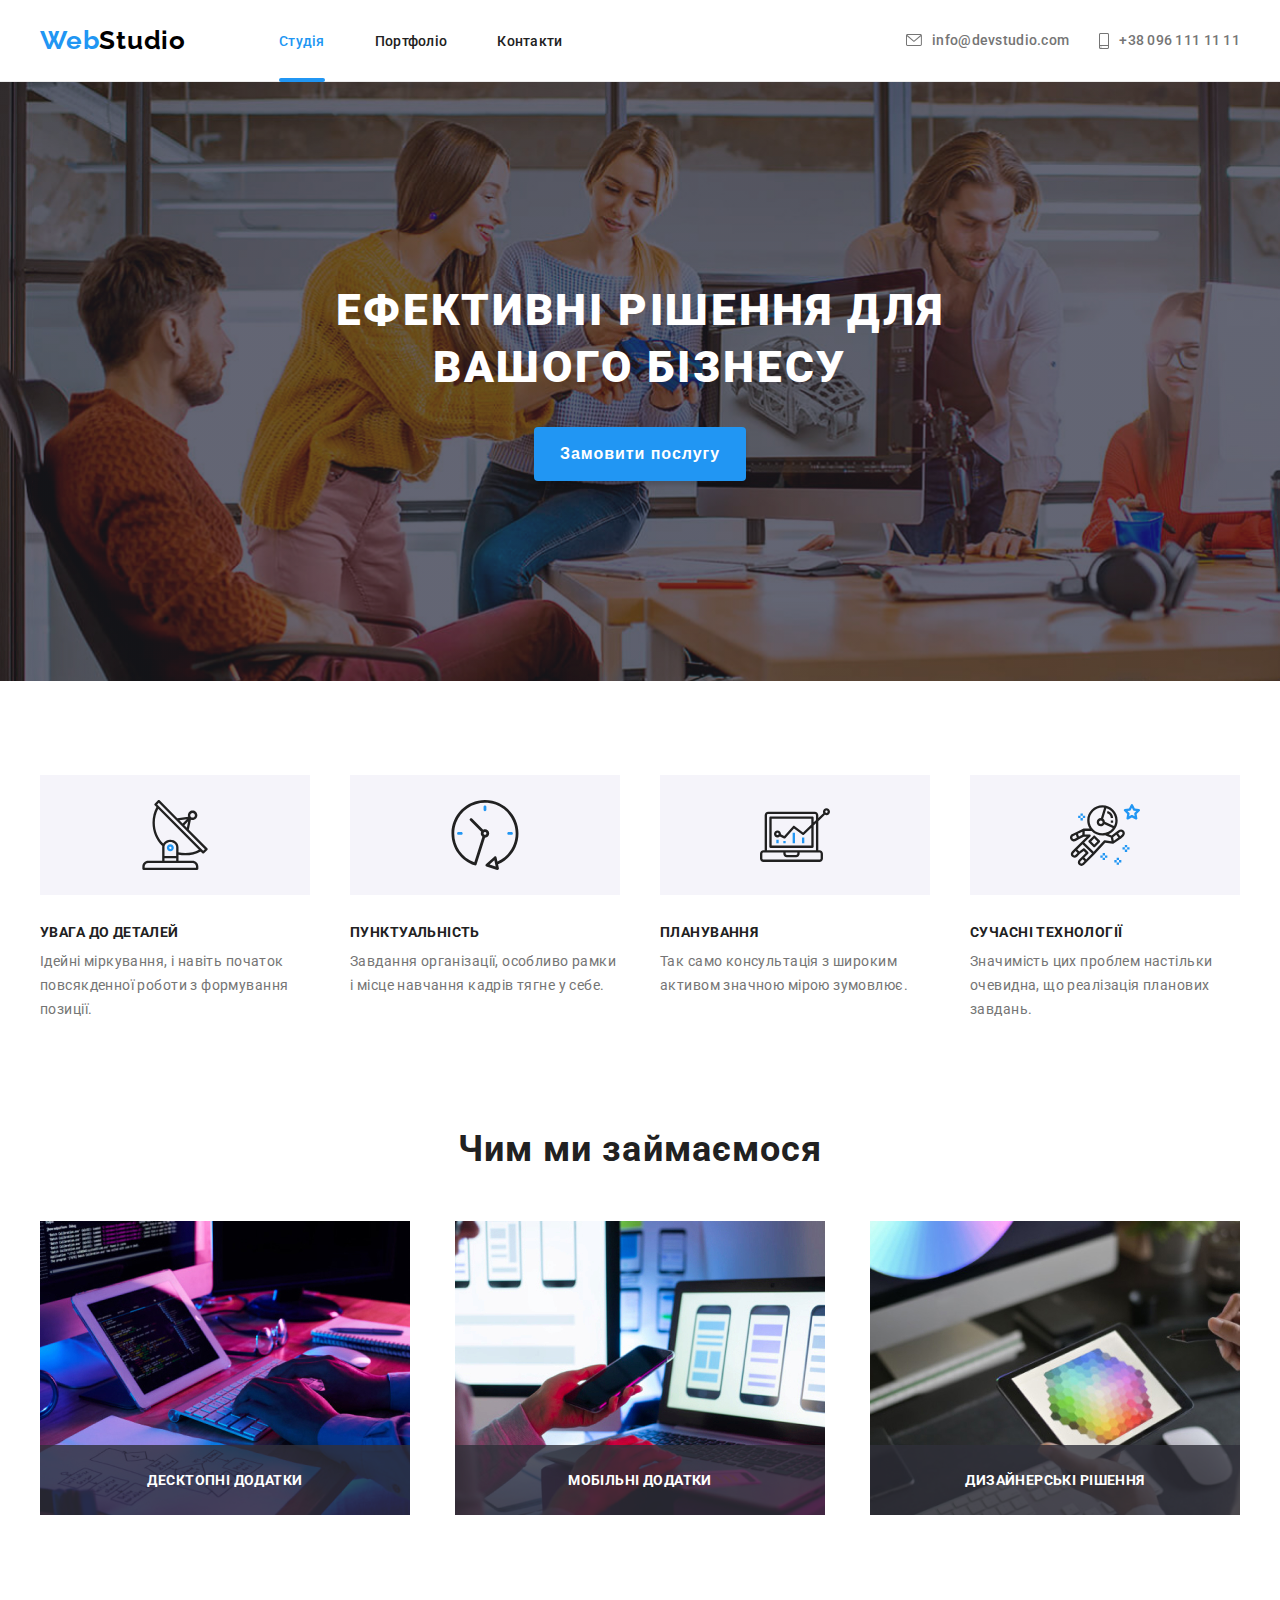
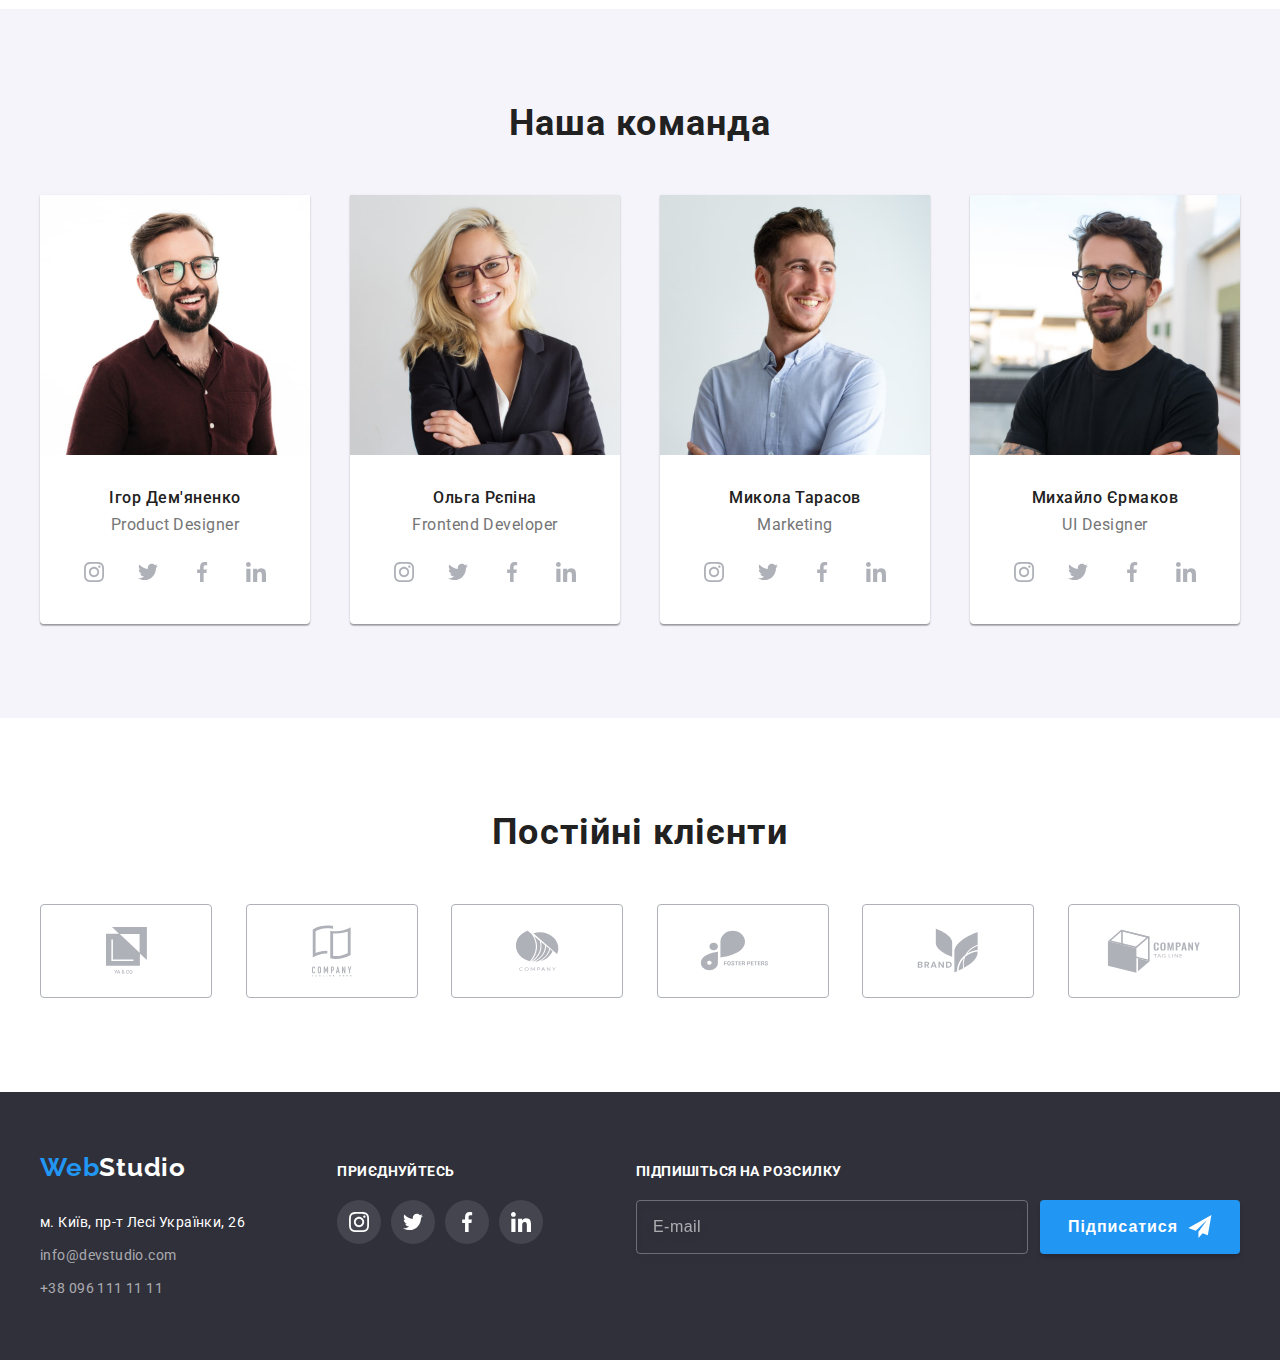
<file: index.html>
<!DOCTYPE html>
<html lang="uk">
  <head>
    <meta charset="UTF-8" />
    <meta http-equiv="X-UA-Compatible" content="IE=edge" />
    <meta name="viewport" content="width=device-width, initial-scale=1.0" />
    <title>Webstudio</title>
    <link rel="preconnect" href="https://fonts.googleapis.com" />
    <link rel="preconnect" href="https://fonts.gstatic.com" crossorigin />
    <link
      href="https://fonts.googleapis.com/css2?family=Raleway:wght@700&family=Roboto:wght@400;500;700;900&display=swap"
      rel="stylesheet"
    />
    <link rel="stylesheet" href="https://cdnjs.cloudflare.com/ajax/libs/modern-normalize/1.1.0/modern-normalize.min.css" integrity="sha512-wpPYUAdjBVSE4KJnH1VR1HeZfpl1ub8YT/NKx4PuQ5NmX2tKuGu6U/JRp5y+Y8XG2tV+wKQpNHVUX03MfMFn9Q==" crossorigin="anonymous" referrerpolicy="no-referrer" />
    <link rel="stylesheet" href="./css/main.min.css" />
  </head>
  <body>
    <header class="header">
      <div class="wrapper">
        <div class="header__content">
          <nav class="nav">
            <a href="./" lang="en" class="header__logo"><span class="logo--append">Web</span>Studio</a>
              <ul class="nav__list">
                <li class="nav__item"><a href="./" class="nav__link--selected">Студія</a></li>
                <li class="nav__item"><a href="./portfolio.html" class="nav__link">Портфоліо</a></li>
                <li class="nav__item"><a href="" class="nav__link">Контакти</a></li>
              </ul>
          </nav>
          <ul class="contacts">
            <li class="contacts__item">
            <a href="mailto:info@devstudio.com" class="contacts__link">
              <svg class="contacts__icon" width="16" height="12">
              <use href="./images/icons.svg#icon-envelope"></use>
            </svg><span>info@devstudio.com</span></a></li>
            <li class="contacts__item">
              <a href="tel:+380961111111" class="contacts__link">
                <svg class="contacts__icon" width="10" height="16">
                <use href="./images/icons.svg#icon-smartphone"></use>
              </svg><span>+38 096 111 11 11</span></a></li>
          </ul>
        </div>
      </div>
    </header>
    <main>
      <section class="hero">
        <h1 class="hero__title">Ефективні рішення для<br> вашого бізнесу</h1>
        <button type="button" class="hero__button" data-modal-open>Замовити послугу</button>
        <div class="backdrop is-hidden" data-modal>
          <div class="modal">
            <button class="modal__close" data-modal-close>
              <svg class="modal__icon-close" width="11" height="11">
                <use href="./images/icons.svg#icon-close"></use>
              </svg>
            </button>
            <div class="modal__form">
              <form action="" name="" autocomplete="off" validate>
                <h1 class="modal__title">Залиште свої дані, ми вам передзвонимо</h1>
                    <label for="user_name" class="modal__label">Ім'я</label>
                    <div class="modal__form-field">
                    <svg width="12" height="12" class="modal__icon">
                      <use href="./images/icons.svg#icon-user"></use>
                    </svg>
                    <input class="modal__input" type="text" name="name" id="user_name" required>
                  </div>
                    <label for="user_tel" class="modal__label">Телефон</label>
                    <div class="modal__form-field">
                      <svg width="12" height="12" class="modal__icon">
                        <use href="./images/icons.svg#icon-tel"></use>
                      </svg>
                    <input class="modal__input" type="tel" name="tel" id="user_tel" required>
                  </div>
                    <label for="user_email" class="modal__label">Пошта</label>
                    <div class="modal__form-field">
                      <svg width="12" height="12" class="modal__icon">
                        <use href="./images/icons.svg#icon-email"></use>
                      </svg>
                    <input type="email" class="modal__input" name="email" id="user_email" required>
                  </div>
                  <label for="user_comment" class="modal__label">Коментар</label>
                  <div class="modal__form-field">
                    <textarea name="comment" class="modal__comment" id="user_comment" placeholder="Введіть текст"></textarea>
                  </div>
                  <div class="modal__check">
                    <label class="modal__check-title">
                      <input type="checkbox" name="agreement" value="agree" class="modal__agreement">
                      <svg width="11" height="8" class="modal__check-icon">
                      </svg>
                      Погоджуюся з розсилкою та приймаю <a href="" class="modal__check-link">Умови договору</a>
                    </label>
                    <button type="submit" class="modal__send">Відправити</button>
                  </div>
              </form>
            </div>
          </div>
        </div>
      </section>
      <section class="features">
        <div class="wrapper">
          <h2 class="hidden-title">Наші переваги</h2>
        <ul class="features-list">
          <li class="features-list__card">
              <div class="features-list__icon">
                <svg width="70" height="70">
                  <use href="./images/icons.svg#icon-antenna"></use>
                </svg>
              </div>
            <h3 class="features-list__title">УВАГА ДО ДЕТАЛЕЙ</h3>
            <p class="features-list__description">
              Ідейні міркування, і навіть початок повсякденної роботи з
              формування позиції.
            </p>
          </li>
          <li class="features-list__card">
            <div class="features-list__icon">
              <svg width="70" height="70">
                <use href="./images/icons.svg#icon-clock"></use>
              </svg>
            </div>
            <h3 class="features-list__title">ПУНКТУАЛЬНІСТЬ</h3>
            <p class="features-list__description">
              Завдання організації, особливо рамки і місце навчання кадрів тягне
              у себе.
            </p>
          </li>
          <li class="features-list__card">
            <div class="features-list__icon">
              <svg width="70" height="70">
                <use href="./images/icons.svg#icon-diagram"></use>
              </svg>
            </div>
            <h3 class="features-list__title">ПЛАНУВАННЯ</h3>
            <p class="features-list__description">
              Так само консультація з широким активом значною мірою зумовлює.
            </p>
          </li>
          <li class="features-list__card">
            <div class="features-list__icon">
              <svg width="70" height="70">
                <use href="./images/icons.svg#icon-astronaut"></use>
              </svg>
            </div>
            <h3 class="features-list__title">СУЧАСНІ ТЕХНОЛОГІЇ</h3>
            <p class="features-list__description">
              Значимість цих проблем настільки очевидна, що реалізація планових
              завдань.
            </p>
          </li>
        </ul>
        <h2 class="section-title">Чим ми займаємося</h2>
        <ul class="activity">
          <li class="activity__card">
            <img src="./images/box 1.jpg" alt="Написання коду" width="370" />
            <p class="activity__label">Десктопні додатки</p>
          </li>
          <li class="activity__card">
            <img src="./images/box 2.jpg" alt="Веб-програмування" width="370" />
            <p class="activity__label">Мобільні додатки</p>
          </li>
          <li class="activity__card">
            <img src="./images/box 3.jpg" alt="Веб-дизайн" width="370" />
            <p class="activity__label">Дизайнерські рішення</p>
          </li>
        </ul>
        </div>
      </section>
      <section class="team">
        <div class="wrapper">
          <h2 class="section-title">Наша команда</h2>
        <ul class="team__list">
          <li class="team__card">
            <img src="./images/img1.jpg" alt="Ігор Дем'яненко" width="270" />
            <br />
            <div class="team__text">
              <h3 class="team__name">Ігор Дем'яненко</h3>
            <p lang="en" class="team__position">Product Designer</p>
            </div>
            <ul class="social-list">
              <li class="social-list__item">
               <a href="" class="social-list__link--light">
                <svg class="social-list__icon" width="20" height="20">
                  <use href="./images/icons.svg#icon-instagram"></use>
                </svg>
               </a>
              </li>
              <li class="social-list__item">
                <a href="" class="social-list__link--light">
                  <svg class="social-list__icon" width="20" height="20">
                    <use href="./images/icons.svg#icon-twitter"></use>
                  </svg>
                 </a>
              </li>
              <li class="social-list__item">
                <a href="" class="social-list__link--light">
                  <svg class="social-list__icon" width="20" height="20">
                    <use href="./images/icons.svg#icon-facebook"></use>
                  </svg>
                 </a>
              </li>
              <li class="social-list__item">
                <a href="" class="social-list__link--light">
                  <svg class="social-list__icon" width="20" height="20">
                    <use href="./images/icons.svg#icon-linkedin"></use>
                  </svg>
                 </a>
              </li>
            </ul>
          </li>
          <li class="team__card">
            <img src="./images/img2.jpg" alt="Ольга Рєпіна" width="270" />
            <div class="team__text">
              <h3 class="team__name">Ольга Рєпіна</h3>
              <p lang="en" class="team__position">Frontend Developer</p>
            </div>
            <ul class="social-list">
              <li class="social-list__item">
               <a href="" class="social-list__link--light">
                <svg class="social-list__icon" width="20" height="20">
                  <use href="./images/icons.svg#icon-instagram"></use>
                </svg>
               </a>
              </li>
              <li class="social-list__item">
                <a href="" class="social-list__link--light">
                  <svg class="social-list__icon" width="20" height="20">
                    <use href="./images/icons.svg#icon-twitter"></use>
                  </svg>
                 </a>
              </li>
              <li class="social-list__item">
                <a href="" class="social-list__link--light">
                  <svg class="social-list__icon" width="20" height="20">
                    <use href="./images/icons.svg#icon-facebook"></use>
                  </svg>
                 </a>
              </li>
              <li class="social-list__item">
                <a href="" class="social-list__link--light">
                  <svg class="social-list__icon" width="20" height="20">
                    <use href="./images/icons.svg#icon-linkedin"></use>
                  </svg>
                 </a>
              </li>
            </ul>
          </li>
          <li class="team__card">
            <img src="./images/img3.jpg" alt="Микола Тарасов" width="270" />
            <div class="team__text">
              <h3 class="team__name">Микола Тарасов</h3>
              <p lang="en" class="team__position">Marketing</p>
            </div>
            <ul class="social-list">
              <li class="social-list__item">
               <a href="" class="social-list__link--light">
                <svg class="social-list__icon" width="20" height="20">
                  <use href="./images/icons.svg#icon-instagram"></use>
                </svg>
               </a>
              </li>
              <li class="social-list__item">
                <a href="" class="social-list__link--light">
                  <svg class="social-list__icon" width="20" height="20">
                    <use href="./images/icons.svg#icon-twitter"></use>
                  </svg>
                 </a>
              </li>
              <li class="social-list__item">
                <a href="" class="social-list__link--light">
                  <svg class="social-list__icon" width="20" height="20">
                    <use href="./images/icons.svg#icon-facebook"></use>
                  </svg>
                 </a>
              </li>
              <li class="social-list__item">
                <a href="" class="social-list__link--light">
                  <svg class="social-list__icon" width="20" height="20">
                    <use href="./images/icons.svg#icon-linkedin"></use>
                  </svg>
                 </a>
              </li>
            </ul>
          </li>
          <li class="team__card">
            <img src="./images/img4.jpg" alt="Михайло Єрмаков" width="270" />
            <div class="team__text">
              <h3 class="team__name">Михайло Єрмаков</h3>
              <p lang="en" class="team__position">UI Designer</p>
            </div>
            <ul class="social-list">
              <li class="social-list__item">
               <a href="" class="social-list__link--light">
                <svg class="social-list__icon" width="20" height="20">
                  <use href="./images/icons.svg#icon-instagram"></use>
                </svg>
               </a>
              </li>
              <li class="social-list__item">
                <a href="" class="social-list__link--light">
                  <svg class="social-list__icon" width="20" height="20">
                    <use href="./images/icons.svg#icon-twitter"></use>
                  </svg>
                 </a>
              </li>
              <li class="social-list__item">
                <a href="" class="social-list__link--light">
                  <svg class="social-list__icon" width="20" height="20">
                    <use href="./images/icons.svg#icon-facebook"></use>
                  </svg>
                 </a>
              </li>
              <li class="social-list__item">
                <a href="" class="social-list__link--light">
                  <svg class="social-list__icon" width="20" height="20">
                    <use href="./images/icons.svg#icon-linkedin"></use>
                  </svg>
                 </a>
              </li>
            </ul>
          </li>
        </ul>
        </div>
      </section>
      <section class="clients">
        <div class="wrapper">
          <h2 class="section-title">Постійні клієнти</h2>
          <ul class="clients__list">
            <li class="clients__card">
              <a href="" class="clients__link">              
                <svg class="clients__icon" width="41" height="47">
                <use href="./images/icons.svg#icon-company1"></use>
              </svg></a>
            </li>
            <li class="clients__card">
              <a href=""  class="clients__link"> 
                <svg class="clients__icon" width="40" height="52">
                <use href="./images/icons.svg#icon-company2" ></use>
              </svg></a>
            </li>
            <li class="clients__card">
              <a href="" class="clients__link">              
                <svg class="clients__icon" width="44" height="41">
                <use href="./images/icons.svg#icon-company3"></use>
              </svg></a>
            </li>
            <li class="clients__card">
              <a href="" class="clients__link">              
                <svg class="clients__icon" width="85" height="41">
                <use href="./images/icons.svg#icon-company"></use>
              </svg></a>
            </li>
            <li class="clients__card">
              <a href="" class="clients__link">              
                <svg class="clients__icon" width="62" height="45">
                <use href="./images/icons.svg#icon-company5"></use>
              </svg></a>
            </li>
            <li class="clients__card">
              <a href="" class="clients__link">
                <svg class="clients__icon" width="94" height="44">
                  <use href="./images/icons.svg#icon-company6"></use>
                </svg>
              </a>
            </li>
          </ul>
        </div>
      </section>
    </main>
    <footer class="footer">
      <div class="wrapper">
        <div class="footer__content">
          <div class="address">
            <a href="./" lang="en" class="footer__logo"><span class="logo--append">Web</span><span>Studio</span></a>
            <address>
              <ul class="address-list">
                <li class="address-list__item">
                  <a
                    href="https://www.google.com/maps/d/u/0/viewer?mid=10uSM3H-mIU3GznYo2szRIEphczw&hl=en_US&ll=50.42732700000001%2C30.538092&z=17"
                     class="address-list__link">м. Київ, пр-т Лесі Українки, 26</a
                  >
                </li>
                <li class="address-list__item">
                  <a href="mailto:mailto:info@devstudio.com" class="address-list__link">info@devstudio.com</a>
                </li>
                <li class="address-list__item "><a href="tel:+380961111111" class="address-list__link">+38 096 111 11 11</a></li>
              </ul>
            </address>
          </div>
          <div class="social">
            <h3 class="footer__title">приєднуйтесь</h3>
            <ul class="social-list">
              <li class="social-list__item">
                <a href="" class="social-list__link--dark">
                  <svg class="social-list__icon" width="20" height="20">
                    <use href="./images/icons.svg#icon-instagram"></use>
                  </svg>
                </a>
              </li>
              <li class="social-list__item">
                <a href="" class="social-list__link--dark">
                  <svg class="social-list__icon"  width="20" height="20">
                    <use href="./images/icons.svg#icon-twitter"></use>
                  </svg>
                </a>
              </li>
              <li class="social-list__item">
                <a href="" class="social-list__link--dark">                
                  <svg class="social-list__icon" width="20" height="20">
                  <use href="./images/icons.svg#icon-facebook"></use>
                </svg></a>
              </li>
              <li class="social-list__item">
                <a href="" class="social-list__link--dark">
                  <svg class="social-list__icon" width="20" height="20">
                    <use href="./images/icons.svg#icon-linkedin"></use>
                  </svg>
                </a>
              </li>
            </ul>
          </div>
          <div class="subscribe">
            <h3 class="footer__title">Підпишіться на розсилку</h3>
            <form action="" autocomplete="off" name="news" class="subscribe__form">
              <input type="email" name="email" placeholder="E-mail" class="subscribe__input">
              <button type="submit" class="subscribe__button">Підписатися
                <svg width="24" height="24" class="subscribe__icon">
                  <use href="./images/icons.svg#icon-send"></use>
                </svg>
              </button>
            </form>
          </div>
        </div>
      </div>
    </footer>
    <script src="./js/modal.js"></script>
  </body>
</html>
</file>
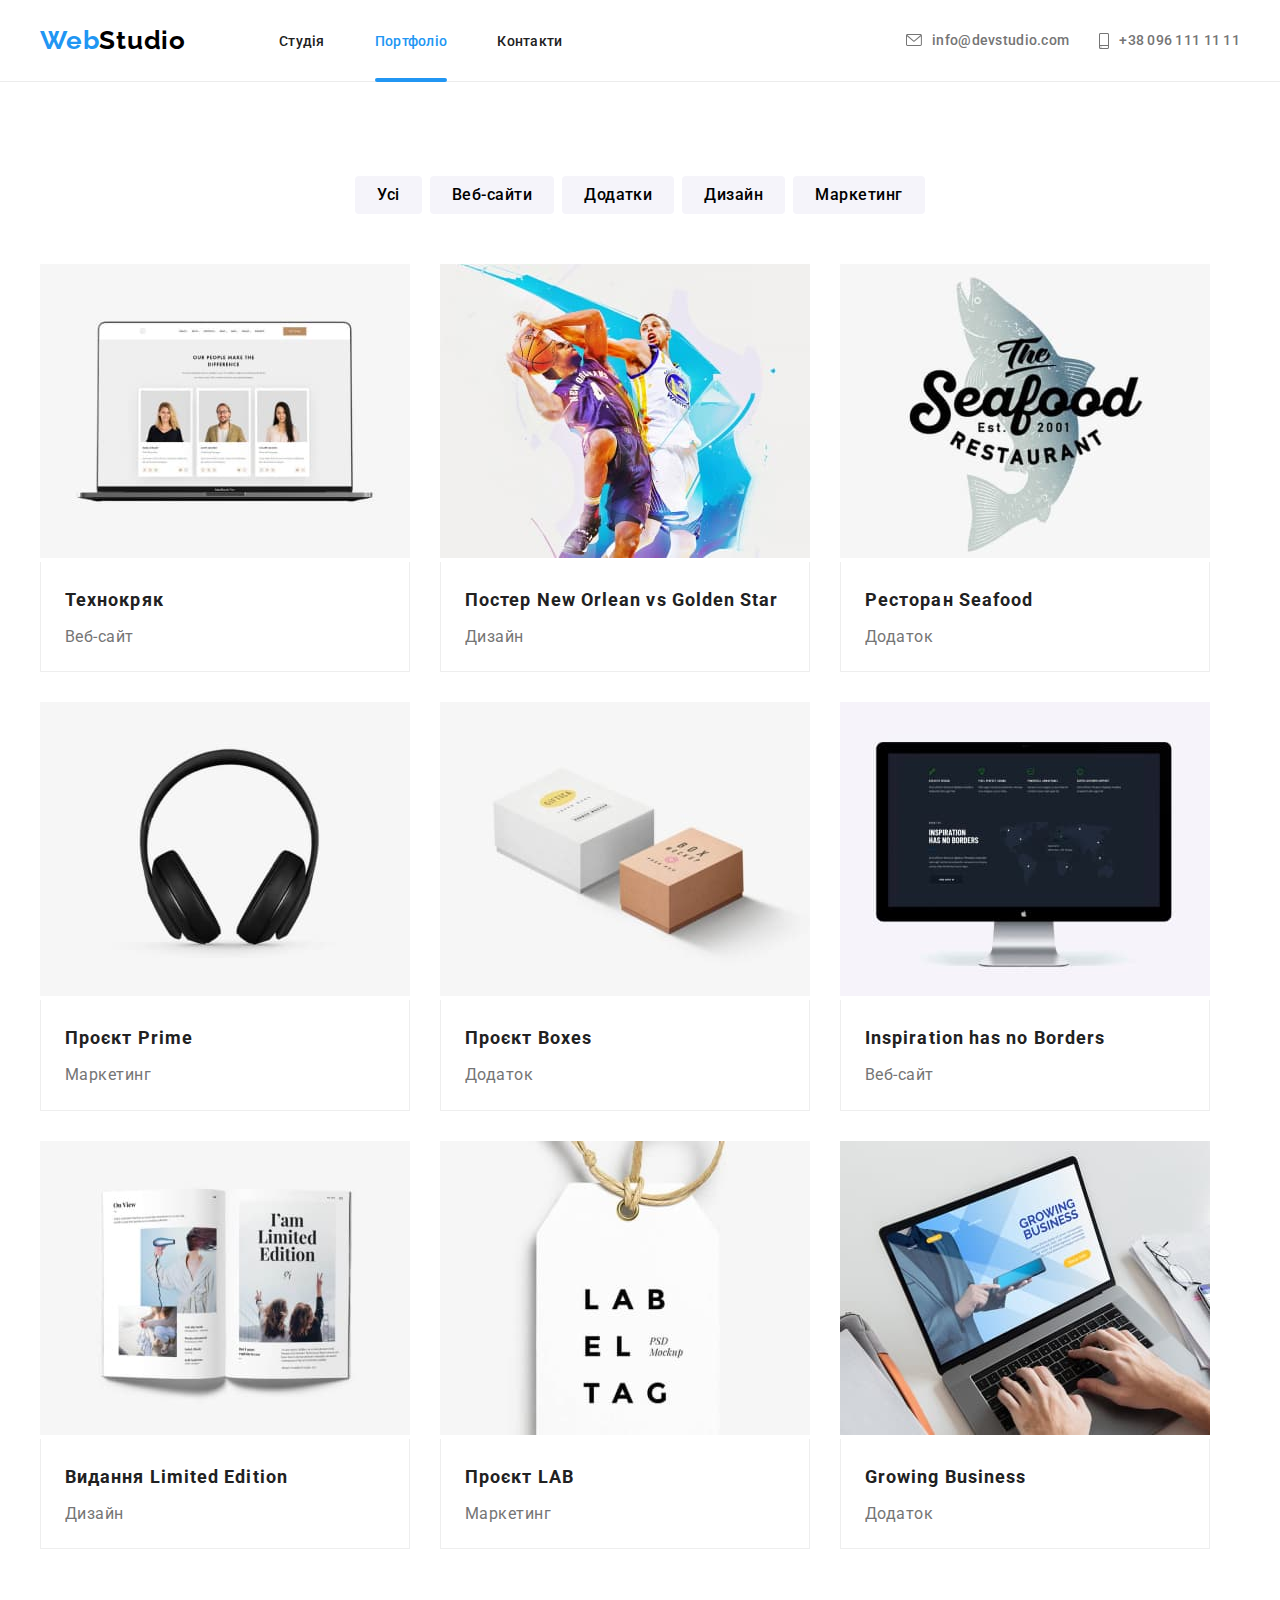
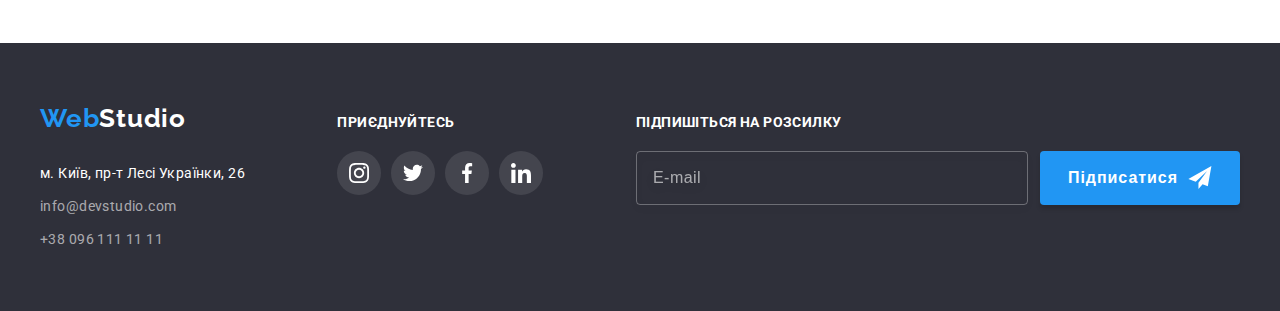
<file: portfolio.html>
<!DOCTYPE html>
<html lang="uk">
  <head>
    <meta charset="UTF-8" />
    <meta http-equiv="X-UA-Compatible" content="IE=edge" />
    <meta name="viewport" content="width=device-width, initial-scale=1.0" />
    <title>Portfolio</title>
    <link rel="preconnect" href="https://fonts.googleapis.com" />
    <link rel="preconnect" href="https://fonts.gstatic.com" crossorigin />
    <link
      href="https://fonts.googleapis.com/css2?family=Raleway:wght@700&family=Roboto:wght@400;500;700;900&display=swap"
      rel="stylesheet"
    />
    <link rel="stylesheet" href="https://cdnjs.cloudflare.com/ajax/libs/modern-normalize/1.1.0/modern-normalize.min.css" integrity="sha512-wpPYUAdjBVSE4KJnH1VR1HeZfpl1ub8YT/NKx4PuQ5NmX2tKuGu6U/JRp5y+Y8XG2tV+wKQpNHVUX03MfMFn9Q==" crossorigin="anonymous" referrerpolicy="no-referrer" />
    <link rel="stylesheet" href="./css/main.min.css" />
  </head>
  <body>
    <header class="header">
        <div class="wrapper">
          <div class="header__content">
            <nav class="nav">
              <a href="./" lang="en" class="header__logo"><span class="logo--append">Web</span>Studio</a>
                <ul class="nav__list">
                  <li class="nav__item"><a href="./" class="nav__link">Студія</a></li>
                  <li class="nav__item"><a href="./portfolio.html" class="nav__link--selected">Портфоліо</a></li>
                  <li class="nav__item"><a href="" class="nav__link">Контакти</a></li>
                </ul>
            </nav>
            <ul class="contacts">
              <li class="contacts__item">
              <a href="mailto:info@devstudio.com" class="contacts__link">
                <svg class="contacts__icon" width="16" height="12">
                <use href="./images/icons.svg#icon-envelope"></use>
              </svg><span>info@devstudio.com</span></a></li>
              <li class="contacts__item">
                <a href="tel:+380961111111" class="contacts__link">
                  <svg class="contacts__icon" width="10" height="16">
                  <use href="./images/icons.svg#icon-smartphone"></use>
                </svg><span>+38 096 111 11 11</span></a></li>
            </ul>
          </div>
        </div>
      </header>
    <main>
        <section class="portfolio">
            <div class="wrapper">
                <h2 class="hidden-title">Портфоліо</h2>
                <ul class="filter">
                  <li class="filter__item"><button type="button" class="filter__button">Усі</button></li>
                  <li class="filter__item"><button type="button" class="filter__button">Веб-сайти</button></li>
                  <li class="filter__item"><button type="button" class="filter__button">Додатки</button></li>
                  <li class="filter__item"><button type="button" class="filter__button">Дизайн</button></li>
                  <li class="filter__item"><button type="button" class="filter__button">Маркетинг</button></li>
                </ul>
                <ul class="projects">
                  <li class="projects__card">
                    <div class="projects__image">
                      <img src="./images/project1.jpg" alt="Технокряк" width="370" />
                        <p class="projects__description">Ресурс пропонує комплексні пропозиції з різним рівнем функціоналу та сервісів. Все це дозволить відвідувачу отримати вичерпні відомості про компанію чи приватну особу.</p>
                    </div>
                    <div class="projects__text">
                      <h3 class="projects__name">Технокряк</h3>
                      <p class="projects__filter">Веб-сайт</p>
                    </div>
                  </li>
                  <li class="projects__card">
                    <div class="projects__image">
                      <img
                      src="./images/project2.jpg"
                      alt="Постер New Orlean vs Golden Star" width="370"
                    />
                    <p class="projects__description"></p>
                    </div>
                    <div class="projects__text">
                      <h3 class="projects__name">Постер New Orlean vs Golden Star</h3>
                      <p class="projects__filter">Дизайн</p>
                    </div>
                  </li>
                  <li class="projects__card">
                    <div class="projects__image">
                      <img src="./images/project3.jpg" alt="Ресторан Seafood" width="370" />
                      <p class="projects__description"></p>
                    </div>
                    <div class="projects__text">
                      <h3 class="projects__name">Ресторан Seafood</h3>
                      <p class="projects__filter">Додаток</p>
                    </div>
                  </li>
                  <li class="projects__card">
                    <div class="projects__image">
                      <img src="./images/project4.jpg" alt="Проєкт Prime" width="370" />
                      <p class="projects__description"></p>
                    </div>
                    <div class="projects__text">
                      <h3 class="projects__name">Проєкт Prime</h3>
                      <p class="projects__filter">Маркетинг</p>
                    </div>
                  </li>
                  <li class="projects__card">
                    <div class="projects__image">
                      <img src="./images/project5.jpg" alt="Проєкт Boxes" width="370" />
                      <p class="projects__description"></p>
                    </div>
                    <div class="projects__text">
                      <h3 class="projects__name">Проєкт Boxes</h3>
                      <p class="projects__filter">Додаток</p>
                    </div>
                  </li>
                  <li class="projects__card">
                    <div class="projects__image">     
                      <img src="./images/project6.jpg" alt="Inspiration has no Borders" width="370" />
                      <p class="projects__description"></p>
                    </div>
                    <div class="projects__text">
                      <h3 class="projects__name">Inspiration has no Borders</h3>
                      <p class="projects__filter">Веб-сайт</p>
                    </div>
                  </li>
                  <li class="projects__card">
                  <div class="projects__image">
                    <img src="./images/project7.jpg" alt="Видання Limited Edition" width="370" />
                    <p class="projects__description"></p>
                  </div>
                    <div class="projects__text">
                      <h3 class="projects__name">Видання Limited Edition</h3>
                      <p class="projects__filter">Дизайн</p>
                    </div>
                  </li>
                  <li class="projects__card">
                    <div class="projects__image">
                      <img src="./images/project8.jpg" alt="Проєкт LAB" width="370" />
                      <p class="projects__description"></p>
                    </div>
                    <div class="projects__text">
                      <h3 class="projects__name">Проєкт LAB</h3>
                      <p class="projects__filter">Маркетинг</p>
                    </div>
                  </li>
                  <li class="projects__card">
                    <div class="projects__image">
                      <img src="./images/project9.jpg" alt="Growing Business" width="370" />
                      <p class="projects__description"></p>
                    </div>
                    <div class="projects__text">
                      <h3 class="projects__name">Growing Business</h3>
                      <p class="projects__filter">Додаток</p>
                    </div>
                  </li>
                </ul>
              </div>
        </section>
    </main>
    <footer class="footer">
        <div class="wrapper">
          <div class="footer__content">
            <div class="address">
              <a href="./" lang="en" class="footer__logo"><span class="logo--append">Web</span><span>Studio</span></a>
              <address>
                <ul class="address-list">
                  <li class="address-list__item">
                    <a
                      href="https://www.google.com/maps/d/u/0/viewer?mid=10uSM3H-mIU3GznYo2szRIEphczw&hl=en_US&ll=50.42732700000001%2C30.538092&z=17"
                       class="address-list__link">м. Київ, пр-т Лесі Українки, 26</a
                    >
                  </li>
                  <li class="address-list__item">
                    <a href="mailto:mailto:info@devstudio.com" class="address-list__link">info@devstudio.com</a>
                  </li>
                  <li class="address-list__item "><a href="tel:+380961111111" class="address-list__link">+38 096 111 11 11</a></li>
                </ul>
              </address>
            </div>
            <div class="social">
              <h3 class="footer__title">приєднуйтесь</h3>
              <ul class="social-list">
                <li class="social-list__item">
                  <a href="" class="social-list__link--dark">
                    <svg class="social-list__icon" width="20" height="20">
                      <use href="./images/icons.svg#icon-instagram"></use>
                    </svg>
                  </a>
                </li>
                <li class="social-list__item">
                  <a href="" class="social-list__link--dark">
                    <svg class="social-list__icon"  width="20" height="20">
                      <use href="./images/icons.svg#icon-twitter"></use>
                    </svg>
                  </a>
                </li>
                <li class="social-list__item">
                  <a href="" class="social-list__link--dark">                
                    <svg class="social-list__icon" width="20" height="20">
                    <use href="./images/icons.svg#icon-facebook"></use>
                  </svg></a>
                </li>
                <li class="social-list__item">
                  <a href="" class="social-list__link--dark">
                    <svg class="social-list__icon" width="20" height="20">
                      <use href="./images/icons.svg#icon-linkedin"></use>
                    </svg>
                  </a>
                </li>
              </ul>
            </div>
            <div class="subscribe">
              <h3 class="footer__title">Підпишіться на розсилку</h3>
              <form action="" autocomplete="off" name="news" class="subscribe__form">
                <input type="email" name="email" placeholder="E-mail" class="subscribe__input">
                <button type="submit" class="subscribe__button">Підписатися
                  <svg width="24" height="24" class="subscribe__icon">
                    <use href="./images/icons.svg#icon-send"></use>
                  </svg>
                </button>
              </form>
            </div>
          </div>
        </div>
      </footer>
    <script src="./js/modal.js"></script>
  </body>
</html>
</file>
<file: css/main.min.css>
.portfolio,.clients,.team,.features,.hero{padding:94px 0}.address-list,.projects,.filter,.clients__list,.social-list,.team__list,.activity,.features-list,.contacts,.nav__list{display:-webkit-box;display:-ms-flexbox;display:flex;list-style:none;padding-left:0;margin:0}.footer__title,.projects__name,.team__position,.team__name,.features-list__description,.features-list__title,.modal__title,.hero__title,.section-title{margin-top:0}.address-list__link,.clients__link,.contacts__link,.nav__link,.nav__link--selected,.footer__logo,.header__logo{text-decoration:none;color:inherit}.address-list{font-style:normal}.footer__logo,.header__logo{font-family:"Raleway",sans-serif;font-weight:700;font-size:26px;line-height:1.2;letter-spacing:.03em}.nav__link::after,.nav__link--selected::after{content:"";height:4px;position:absolute;background-color:#2196f3;border-radius:2px;bottom:-33px}.portfolio,.clients,.team,.features,.hero{padding:94px 0}.subscribe__button,.modal__send,.hero__button{font-weight:700;font-size:16px;line-height:1.875;text-align:center;letter-spacing:.06em;color:#fff;background-color:#2196f3;-webkit-box-shadow:0px 4px 4px rgba(0,0,0,.15);box-shadow:0px 4px 4px rgba(0,0,0,.15);border-radius:4px;border-color:rgba(0,0,0,0);cursor:pointer;-webkit-transition:background-color 250ms cubic-bezier(0.4, 0, 0.2, 1);transition:background-color 250ms cubic-bezier(0.4, 0, 0.2, 1)}body{margin:0;padding:0;font-family:"Roboto","Helvetica","Tahoma",sans-serif;color:#212121;background-color:#f5f4fa}.wrapper{max-width:1200px;margin:0 auto;padding-right:15px;padding-left:15px}.section-title{font-weight:700;font-size:36px;line-height:1.16;text-align:center;letter-spacing:.03em;margin-bottom:50px}.logo--append{color:#2196f3}.header__logo{color:#000}.footer__logo{color:#fff}.header{background-color:#fff;border-bottom:1px solid #ececec;padding-top:25px;padding-bottom:25px}.header__content{display:-webkit-box;display:-ms-flexbox;display:flex;-webkit-box-align:center;-ms-flex-align:center;align-items:center;-webkit-box-pack:justify;-ms-flex-pack:justify;justify-content:space-between;padding:0}.nav{display:-webkit-box;display:-ms-flexbox;display:flex;-webkit-box-align:center;-ms-flex-align:center;align-items:center}.nav__list{margin-left:93px;-webkit-box-align:center;-ms-flex-align:center;align-items:center}.nav__item:nth-child(2){margin:0 50px}.nav__link,.nav__link--selected{font-weight:500;font-size:14px;line-height:1.1;letter-spacing:.02em;position:relative;-webkit-transition:color 250ms cubic-bezier(0.4, 0, 0.2, 1);transition:color 250ms cubic-bezier(0.4, 0, 0.2, 1)}.nav__link:hover,.nav__link--selected:hover,.nav__link:focus,.nav__link--selected:focus{color:#2196f3;width:100%;left:0;right:0}.nav__link:hover::after,.nav__link--selected:hover::after{width:100%;left:0;right:0}.nav__link::after,.nav__link--selected::after{width:0;left:50%;-webkit-transition:width 250ms cubic-bezier(0.4, 0, 0.2, 1),left 250ms cubic-bezier(0.4, 0, 0.2, 1),right 250ms cubic-bezier(0.4, 0, 0.2, 1);transition:width 250ms cubic-bezier(0.4, 0, 0.2, 1),left 250ms cubic-bezier(0.4, 0, 0.2, 1),right 250ms cubic-bezier(0.4, 0, 0.2, 1)}.nav__link--selected{color:#2196f3}.nav__link--selected::after{width:100%;left:0;right:0}.contacts__item:first-child{margin-right:30px}.contacts__icon{margin-right:10px;fill:currentColor}.contacts__link{color:#757575;display:-webkit-box;display:-ms-flexbox;display:flex;-webkit-box-orient:horizontal;-webkit-box-direction:normal;-ms-flex-direction:row;flex-direction:row;-webkit-box-align:center;-ms-flex-align:center;align-items:center;font-weight:500;font-size:14px;line-height:1.1;letter-spacing:.02em;-webkit-transition:color 250ms cubic-bezier(0.4, 0, 0.2, 1);transition:color 250ms cubic-bezier(0.4, 0, 0.2, 1)}.contacts__link:hover,.contacts__link:focus{color:#2196f3}.hero{background-color:#757575;background-image:-webkit-gradient(linear, left top, left bottom, from(rgba(47, 48, 58, 0.4)), to(rgba(47, 48, 58, 0.4))),url("../images/hero.jpg");background-image:linear-gradient(rgba(47, 48, 58, 0.4), rgba(47, 48, 58, 0.4)),url("../images/hero.jpg");background-repeat:no-repeat;background-size:cover;width:100%;display:-webkit-box;display:-ms-flexbox;display:flex;-webkit-box-align:center;-ms-flex-align:center;align-items:center;-webkit-box-orient:vertical;-webkit-box-direction:normal;-ms-flex-direction:column;flex-direction:column;-webkit-box-pack:center;-ms-flex-pack:center;justify-content:center;padding-top:200px;padding-bottom:200px}.hero__title{margin-bottom:30px;font-weight:900;font-size:44px;line-height:1.3;text-align:center;letter-spacing:.06em;text-transform:uppercase;color:#fff}.hero__button{padding:10px 24px}.hero__button:hover,.hero__button:focus,.hero__button:active{background-color:#188ce8}.backdrop{width:100%;height:100%;background:rgba(0,0,0,.2);position:fixed;top:0;right:0;bottom:0;left:0;z-index:20;display:-webkit-box;display:-ms-flexbox;display:flex;opacity:1;visibility:visible;-webkit-transition:opacity 250ms cubic-bezier(0.4, 0, 0.2, 1),visibility 0s cubic-bezier(0.4, 0, 0.2, 1);transition:opacity 250ms cubic-bezier(0.4, 0, 0.2, 1),visibility 0s cubic-bezier(0.4, 0, 0.2, 1)}.backdrop.is-hidden{visibility:hidden;opacity:0;pointer-events:none;-webkit-transition:opacity 250ms cubic-bezier(0.4, 0, 0.2, 1),visibility 0s cubic-bezier(0.4, 0, 0.2, 1) 250ms;transition:opacity 250ms cubic-bezier(0.4, 0, 0.2, 1),visibility 0s cubic-bezier(0.4, 0, 0.2, 1) 250ms}.backdrop.is-hidden .modal{-webkit-transform:scale(0);transform:scale(0)}.modal{width:528px;background-color:#fff;-webkit-box-shadow:0px 1px 3px rgba(0,0,0,.12),0px 1px 1px rgba(0,0,0,.14),0px 2px 1px rgba(0,0,0,.2);box-shadow:0px 1px 3px rgba(0,0,0,.12),0px 1px 1px rgba(0,0,0,.14),0px 2px 1px rgba(0,0,0,.2);border-radius:4px;margin:auto;position:relative;-webkit-transform:scale(1);transform:scale(1);-webkit-transition:-webkit-transform 250ms cubic-bezier(0.4, 0, 0.2, 1);transition:-webkit-transform 250ms cubic-bezier(0.4, 0, 0.2, 1);transition:transform 250ms cubic-bezier(0.4, 0, 0.2, 1);transition:transform 250ms cubic-bezier(0.4, 0, 0.2, 1), -webkit-transform 250ms cubic-bezier(0.4, 0, 0.2, 1)}.modal__form{padding:40px}.modal__title{margin-bottom:12px;font-style:normal;font-weight:700;font-size:20px;line-height:1.15;text-align:center;letter-spacing:.03em}.modal__close{position:absolute;top:8px;right:8px;width:30px;height:30px;border:1px solid rgba(0,0,0,.1);background-color:var(--sec-bcg);border-radius:50%;cursor:pointer;display:-webkit-box;display:-ms-flexbox;display:flex;-webkit-box-align:center;-ms-flex-align:center;align-items:center;-webkit-box-pack:center;-ms-flex-pack:center;justify-content:center;padding:0;margin:0}.modal__close:hover .modal__icon-close,.modal__close:focus .modal__icon-close{fill:#188ce8}.modal__form-field{display:-webkit-box;display:-ms-flexbox;display:flex;-webkit-box-orient:vertical;-webkit-box-direction:normal;-ms-flex-direction:column;flex-direction:column;position:relative;margin-top:4px;margin-bottom:10px}.modal__form-field:focus-within .modal__icon{fill:#2196f3}.modal__form-field:focus-within .modal__input,.modal__form-field:focus-within .modal__comment{border-color:#2196f3;outline:none}.modal__form-field:nth-of-type(4){margin-bottom:20px}.modal__label{font-weight:400;font-size:12px;line-height:14px;letter-spacing:.01em;color:#757575}.modal__icon{position:absolute;top:50%;left:12px;-webkit-transform:translateY(-50%);transform:translateY(-50%);-webkit-transition:fill 250ms cubic-bezier(0.4, 0, 0.2, 1);transition:fill 250ms cubic-bezier(0.4, 0, 0.2, 1)}.modal__input{border:1px solid rgba(33,33,33,.2);border-radius:4px;padding:11px 30px;outline:none;font-family:inherit;font-size:inherit;-webkit-transition:border-color 250ms cubic-bezier(0.4, 0, 0.2, 1);transition:border-color 250ms cubic-bezier(0.4, 0, 0.2, 1);height:40px}.modal__comment{resize:none;height:120px;width:100%;padding:12px 16px;border:1px solid rgba(33,33,33,.2);border-radius:4px;font-family:"Roboto","Helvetica","Tahoma",sans-serif;font-size:12px;outline:none;-webkit-transition:border-color 250ms cubic-bezier(0.4, 0, 0.2, 1);transition:border-color 250ms cubic-bezier(0.4, 0, 0.2, 1)}.modal__comment::-webkit-input-placeholder{font-family:"Roboto","Helvetica","Tahoma",sans-serif;font-style:normal;font-weight:400;font-size:12px;line-height:14px;letter-spacing:.01em;color:rgba(117,117,117,.5)}.modal__comment::-moz-placeholder{font-family:"Roboto","Helvetica","Tahoma",sans-serif;font-style:normal;font-weight:400;font-size:12px;line-height:14px;letter-spacing:.01em;color:rgba(117,117,117,.5)}.modal__comment:-ms-input-placeholder{font-family:"Roboto","Helvetica","Tahoma",sans-serif;font-style:normal;font-weight:400;font-size:12px;line-height:14px;letter-spacing:.01em;color:rgba(117,117,117,.5)}.modal__comment::-ms-input-placeholder{font-family:"Roboto","Helvetica","Tahoma",sans-serif;font-style:normal;font-weight:400;font-size:12px;line-height:14px;letter-spacing:.01em;color:rgba(117,117,117,.5)}.modal__comment::placeholder{font-family:"Roboto","Helvetica","Tahoma",sans-serif;font-style:normal;font-weight:400;font-size:12px;line-height:14px;letter-spacing:.01em;color:rgba(117,117,117,.5)}.modal__check{display:-webkit-box;display:-ms-flexbox;display:flex;-webkit-box-pack:center;-ms-flex-pack:center;justify-content:center;-webkit-box-align:center;-ms-flex-align:center;align-items:center;-webkit-box-orient:vertical;-webkit-box-direction:normal;-ms-flex-direction:column;flex-direction:column}.modal__check-title{font-style:normal;font-weight:400;font-size:14px;line-height:1.7;letter-spacing:.03em;color:#757575;display:-webkit-box;display:-ms-flexbox;display:flex;-webkit-box-orient:horizontal;-webkit-box-direction:normal;-ms-flex-direction:row;flex-direction:row;-webkit-box-align:center;-ms-flex-align:center;align-items:center}.modal__check-link{color:#2196f3;margin-left:4px}.modal__agreement{-webkit-appearance:none;-moz-appearance:none;appearance:none;outline:none}.modal__agreement:checked+.modal__check-icon{background-color:#188ce8;background-repeat:no-repeat;background-position:50% 50%;background-image:url("data:image/svg+xml;charset=utf8,%3Csvg xmlns='http://www.w3.org/2000/svg' width='13' height='10' fill='none'%3E%3Cpath fill='%23fff' stroke='%23fff' stroke-width='.2' d='m1.957 4.752-.069-.066-.069.065-.888.842-.076.072.076.073 3.496 3.334.069.066.069-.066 7.504-7.158.076-.073-.076-.072-.882-.841-.069-.066-.069.066-6.553 6.246-2.539-2.422Z'/%3E%3C/svg%3E");border-radius:2px}.modal__check-icon{width:16px;height:15px;background-image:url("data:image/svg+xml;charset=utf8,%3Csvg xmlns='http://www.w3.org/2000/svg' width='16' height='15' fill='none'%3E%3Cpath fill='%23212121' d='M14.222 1.667v11.666H1.778V1.667h12.444Zm0-1.667H1.778C.8 0 0 .75 0 1.667v11.666C0 14.25.8 15 1.778 15h12.444C15.2 15 16 14.25 16 13.333V1.667C16 .75 15.2 0 14.222 0Z'/%3E%3C/svg%3E");margin-right:10px;-webkit-transition:all 250ms cubic-bezier(0.4, 0, 0.2, 1);transition:all 250ms cubic-bezier(0.4, 0, 0.2, 1)}.modal__send{padding:10px 52px;margin-top:30px}.modal__send:hover,.modal__send:focus{background-color:#188ce8}.features{background-color:#fff}.features-list{margin-bottom:94px;-webkit-box-pack:justify;-ms-flex-pack:justify;justify-content:space-between}.features-list__card{width:270px}.features-list__icon{width:270px;height:120px;background-color:#f5f4fa;display:-webkit-box;display:-ms-flexbox;display:flex;-webkit-box-pack:center;-ms-flex-pack:center;justify-content:center;-webkit-box-align:center;-ms-flex-align:center;align-items:center;margin:0}.features-list__title{margin-top:30px;margin-bottom:10px;font-weight:700;font-size:14px;line-height:1.1;letter-spacing:.03em;text-transform:uppercase}.features-list__description{font-size:14px;line-height:1.7;letter-spacing:.03em;color:#757575}.hidden-title{visibility:hidden;display:none}.activity{display:-webkit-box;display:-ms-flexbox;display:flex;-webkit-box-pack:justify;-ms-flex-pack:justify;justify-content:space-between}.activity__card{position:relative;height:294px}.activity__label{position:absolute;margin:0;bottom:0;font-weight:700;font-size:14px;line-height:16px;text-align:center;letter-spacing:.03em;text-transform:uppercase;color:#fff;padding-top:27px;padding-bottom:27px;background-color:rgba(47,48,58,.8);width:100%}.team__list{-webkit-box-pack:justify;-ms-flex-pack:justify;justify-content:space-between}.team__card{width:270px;background-color:#fff;-webkit-box-shadow:0px 1px 3px rgba(0,0,0,.12),0px 1px 1px rgba(0,0,0,.14),0px 2px 1px rgba(0,0,0,.2);box-shadow:0px 1px 3px rgba(0,0,0,.12),0px 1px 1px rgba(0,0,0,.14),0px 2px 1px rgba(0,0,0,.2);border-radius:0px 0px 4px 4px;padding-bottom:30px}.team__text{margin-top:30px;margin-bottom:16px}.team__name{margin-bottom:10px;font-weight:500;font-size:16px;line-height:1.1;text-align:center;letter-spacing:.03em}.team__position{font-size:16px;line-height:1.1;text-align:center;letter-spacing:.03em;color:#757575}.social-list{-webkit-box-pack:center;-ms-flex-pack:center;justify-content:center;-webkit-box-align:center;-ms-flex-align:center;align-items:center}.social-list__item{margin-right:10px}.social-list__item:last-child{margin-right:0}.social-list__icon{fill:currentColor}.social-list__link--light{width:44px;height:44px;border-radius:50%;background-color:inherit;color:#afb1b8;display:-webkit-box;display:-ms-flexbox;display:flex;-webkit-box-pack:center;-ms-flex-pack:center;justify-content:center;-webkit-box-align:center;-ms-flex-align:center;align-items:center;-webkit-transition:color 250ms cubic-bezier(0.4, 0, 0.2, 1),background-color 250ms cubic-bezier(0.4, 0, 0.2, 1);transition:color 250ms cubic-bezier(0.4, 0, 0.2, 1),background-color 250ms cubic-bezier(0.4, 0, 0.2, 1)}.social-list__link--light:hover,.social-list__link--light:focus{background-color:#2196f3;color:#fff}.social-list__link--dark{width:44px;height:44px;border-radius:50%;background-color:rgba(255,255,255,.1);color:#fff;display:-webkit-box;display:-ms-flexbox;display:flex;-webkit-box-pack:center;-ms-flex-pack:center;justify-content:center;-webkit-box-align:center;-ms-flex-align:center;align-items:center;-webkit-transition:color 250ms cubic-bezier(0.4, 0, 0.2, 1),background-color 250ms cubic-bezier(0.4, 0, 0.2, 1);transition:color 250ms cubic-bezier(0.4, 0, 0.2, 1),background-color 250ms cubic-bezier(0.4, 0, 0.2, 1)}.social-list__link--dark:hover,.social-list__link--dark:focus{background-color:#2196f3;color:#fff}.clients{background-color:#fff}.clients__list{-webkit-box-pack:justify;-ms-flex-pack:justify;justify-content:space-between}.clients__link{width:170px;height:92px;border:1px solid #afb1b8;color:#afb1b8;border-radius:4px;display:-webkit-box;display:-ms-flexbox;display:flex;-webkit-box-pack:center;-ms-flex-pack:center;justify-content:center;-webkit-box-align:center;-ms-flex-align:center;align-items:center;-webkit-transition:color 250ms cubic-bezier(0.4, 0, 0.2, 1),border-color 250ms cubic-bezier(0.4, 0, 0.2, 1);transition:color 250ms cubic-bezier(0.4, 0, 0.2, 1),border-color 250ms cubic-bezier(0.4, 0, 0.2, 1)}.clients__link:hover,.clients__link:focus{border-color:#2196f3;color:#2196f3}.clients__icon{fill:currentColor}.portfolio{background-color:#fff}.filter{-webkit-box-pack:center;-ms-flex-pack:center;justify-content:center;margin-bottom:50px}.filter__item{margin-right:8px}.filter__item:last-child{margin-right:0}.filter__button{font-family:"Roboto","Helvetica","Tahoma",sans-serif;font-weight:500;font-size:16px;line-height:1.625;text-align:center;letter-spacing:.03em;border-radius:4px;border:rgba(0,0,0,0);cursor:pointer;background-color:#f5f4fa;padding:6px 22px;-webkit-transition:background-color 250ms cubic-bezier(0.4, 0, 0.2, 1),color 250ms cubic-bezier(0.4, 0, 0.2, 1),-webkit-box-shadow 250ms cubic-bezier(0.4, 0, 0.2, 1);transition:background-color 250ms cubic-bezier(0.4, 0, 0.2, 1),color 250ms cubic-bezier(0.4, 0, 0.2, 1),-webkit-box-shadow 250ms cubic-bezier(0.4, 0, 0.2, 1);transition:background-color 250ms cubic-bezier(0.4, 0, 0.2, 1),color 250ms cubic-bezier(0.4, 0, 0.2, 1),box-shadow 250ms cubic-bezier(0.4, 0, 0.2, 1);transition:background-color 250ms cubic-bezier(0.4, 0, 0.2, 1),color 250ms cubic-bezier(0.4, 0, 0.2, 1),box-shadow 250ms cubic-bezier(0.4, 0, 0.2, 1),-webkit-box-shadow 250ms cubic-bezier(0.4, 0, 0.2, 1)}.filter__button:hover,.filter__button:focus,.filter__button:active{color:#fff;background:#2196f3;-webkit-box-shadow:0px 3px 1px rgba(0,0,0,.1),0px 1px 2px rgba(0,0,0,.08),0px 2px 2px rgba(0,0,0,.12);box-shadow:0px 3px 1px rgba(0,0,0,.1),0px 1px 2px rgba(0,0,0,.08),0px 2px 2px rgba(0,0,0,.12)}.projects{-ms-flex-wrap:wrap;flex-wrap:wrap;gap:30px}.projects__image{overflow:hidden;position:relative;width:370px;height:298px;-o-object-fit:cover;object-fit:cover}.projects__description{position:absolute;top:0;left:0;width:100%;height:100%;background-color:rgba(33,150,243,.9);margin:0;font-weight:400;font-size:18px;line-height:28px;letter-spacing:.03em;color:#fff;padding:63px 24px;-webkit-transform:translatey(100%);transform:translatey(100%);-webkit-transition:-webkit-transform 250ms cubic-bezier(0.4, 0, 0.2, 1);transition:-webkit-transform 250ms cubic-bezier(0.4, 0, 0.2, 1);transition:transform 250ms cubic-bezier(0.4, 0, 0.2, 1);transition:transform 250ms cubic-bezier(0.4, 0, 0.2, 1), -webkit-transform 250ms cubic-bezier(0.4, 0, 0.2, 1)}.projects__name{margin-bottom:4px;font-size:18px;line-height:2;letter-spacing:.06em}.projects__filter{margin:0;font-size:16px;line-height:1.825;letter-spacing:.03em;color:#757575}.projects__card{-webkit-transition:-webkit-box-shadow 250ms cubic-bezier(0.4, 0, 0.2, 1);transition:-webkit-box-shadow 250ms cubic-bezier(0.4, 0, 0.2, 1);transition:box-shadow 250ms cubic-bezier(0.4, 0, 0.2, 1);transition:box-shadow 250ms cubic-bezier(0.4, 0, 0.2, 1), -webkit-box-shadow 250ms cubic-bezier(0.4, 0, 0.2, 1)}.projects__card:hover,.projects__card:focus{-webkit-box-shadow:0px 1px 1px rgba(0,0,0,.12),0px 4px 4px rgba(0,0,0,.06),1px 4px 6px rgba(0,0,0,.16);box-shadow:0px 1px 1px rgba(0,0,0,.12),0px 4px 4px rgba(0,0,0,.06),1px 4px 6px rgba(0,0,0,.16)}.projects__card:hover .projects__description,.projects__card:focus .projects__description{-webkit-transform:translatey(0);transform:translatey(0)}.projects__text{padding:20px 24px;border:1px solid #eee;border-top:0}.footer{padding-top:60px;padding-bottom:60px;background-color:#2f303a}.footer__content{display:-webkit-box;display:-ms-flexbox;display:flex;-webkit-box-pack:justify;-ms-flex-pack:justify;justify-content:space-between;-webkit-box-orient:horizontal;-webkit-box-direction:normal;-ms-flex-direction:row;flex-direction:row}.footer__title{font-style:normal;font-weight:700;font-size:14px;line-height:1.14;letter-spacing:.03em;text-transform:uppercase;color:#fff;margin-bottom:20px}.address{display:-webkit-box;display:-ms-flexbox;display:flex;-webkit-box-orient:vertical;-webkit-box-direction:normal;-ms-flex-direction:column;flex-direction:column}.address-list{-webkit-box-orient:vertical;-webkit-box-direction:normal;-ms-flex-direction:column;flex-direction:column;margin-top:28px}.address-list__item{color:rgba(255,255,255,.6);-webkit-transition:color 250ms cubic-bezier(0.4, 0, 0.2, 1);transition:color 250ms cubic-bezier(0.4, 0, 0.2, 1);font-size:14px;line-height:1.7;letter-spacing:.03em}.address-list__item:nth-child(2){margin-top:9px;margin-bottom:9px}.address-list__item:first-of-type{color:#fff}.address-list__item:hover{color:#2196f3}.social{padding-top:12px}.subscribe{padding-top:12px}.subscribe__form{display:-webkit-box;display:-ms-flexbox;display:flex;-webkit-box-orient:horizontal;-webkit-box-direction:normal;-ms-flex-direction:row;flex-direction:row;margin-top:20px}.subscribe__icon{margin-left:10px}.subscribe__button{padding:10px 28px;display:-webkit-box;display:-ms-flexbox;display:flex;-webkit-box-orient:horizontal;-webkit-box-direction:normal;-ms-flex-direction:row;flex-direction:row;-webkit-box-align:center;-ms-flex-align:center;align-items:center;border:rgba(0,0,0,0)}.subscribe__button:hover{background-color:#188ce8}.subscribe__input{border:1px solid rgba(255,255,255,.3);-webkit-filter:drop-shadow(0px 4px 4px rgba(0, 0, 0, 0.15));filter:drop-shadow(0px 4px 4px rgba(0, 0, 0, 0.15));border-radius:4px;background-color:rgba(0,0,0,0);padding-left:16px;padding-right:16px;width:358px;margin-right:12px;outline:none;font-size:16px;line-height:1.25;display:-webkit-box;display:-ms-flexbox;display:flex;-webkit-box-align:center;-ms-flex-align:center;align-items:center;letter-spacing:.03em;color:rgba(255,255,255,.6);height:50px}.subscribe__input::-webkit-input-placeholder{font-size:16px;line-height:1.25;display:-webkit-box;display:flex;-webkit-box-align:center;align-items:center;letter-spacing:.03em;color:rgba(255,255,255,.6)}.subscribe__input::-moz-placeholder{font-size:16px;line-height:1.25;display:flex;align-items:center;letter-spacing:.03em;color:rgba(255,255,255,.6)}.subscribe__input:-ms-input-placeholder{font-size:16px;line-height:1.25;display:-ms-flexbox;display:flex;-ms-flex-align:center;align-items:center;letter-spacing:.03em;color:rgba(255,255,255,.6)}.subscribe__input::-ms-input-placeholder{font-size:16px;line-height:1.25;display:-ms-flexbox;display:flex;-ms-flex-align:center;align-items:center;letter-spacing:.03em;color:rgba(255,255,255,.6)}.subscribe__input::placeholder{font-size:16px;line-height:1.25;display:-webkit-box;display:-ms-flexbox;display:flex;-webkit-box-align:center;-ms-flex-align:center;align-items:center;letter-spacing:.03em;color:rgba(255,255,255,.6)}/*# sourceMappingURL=main.min.css.map */
</file>
